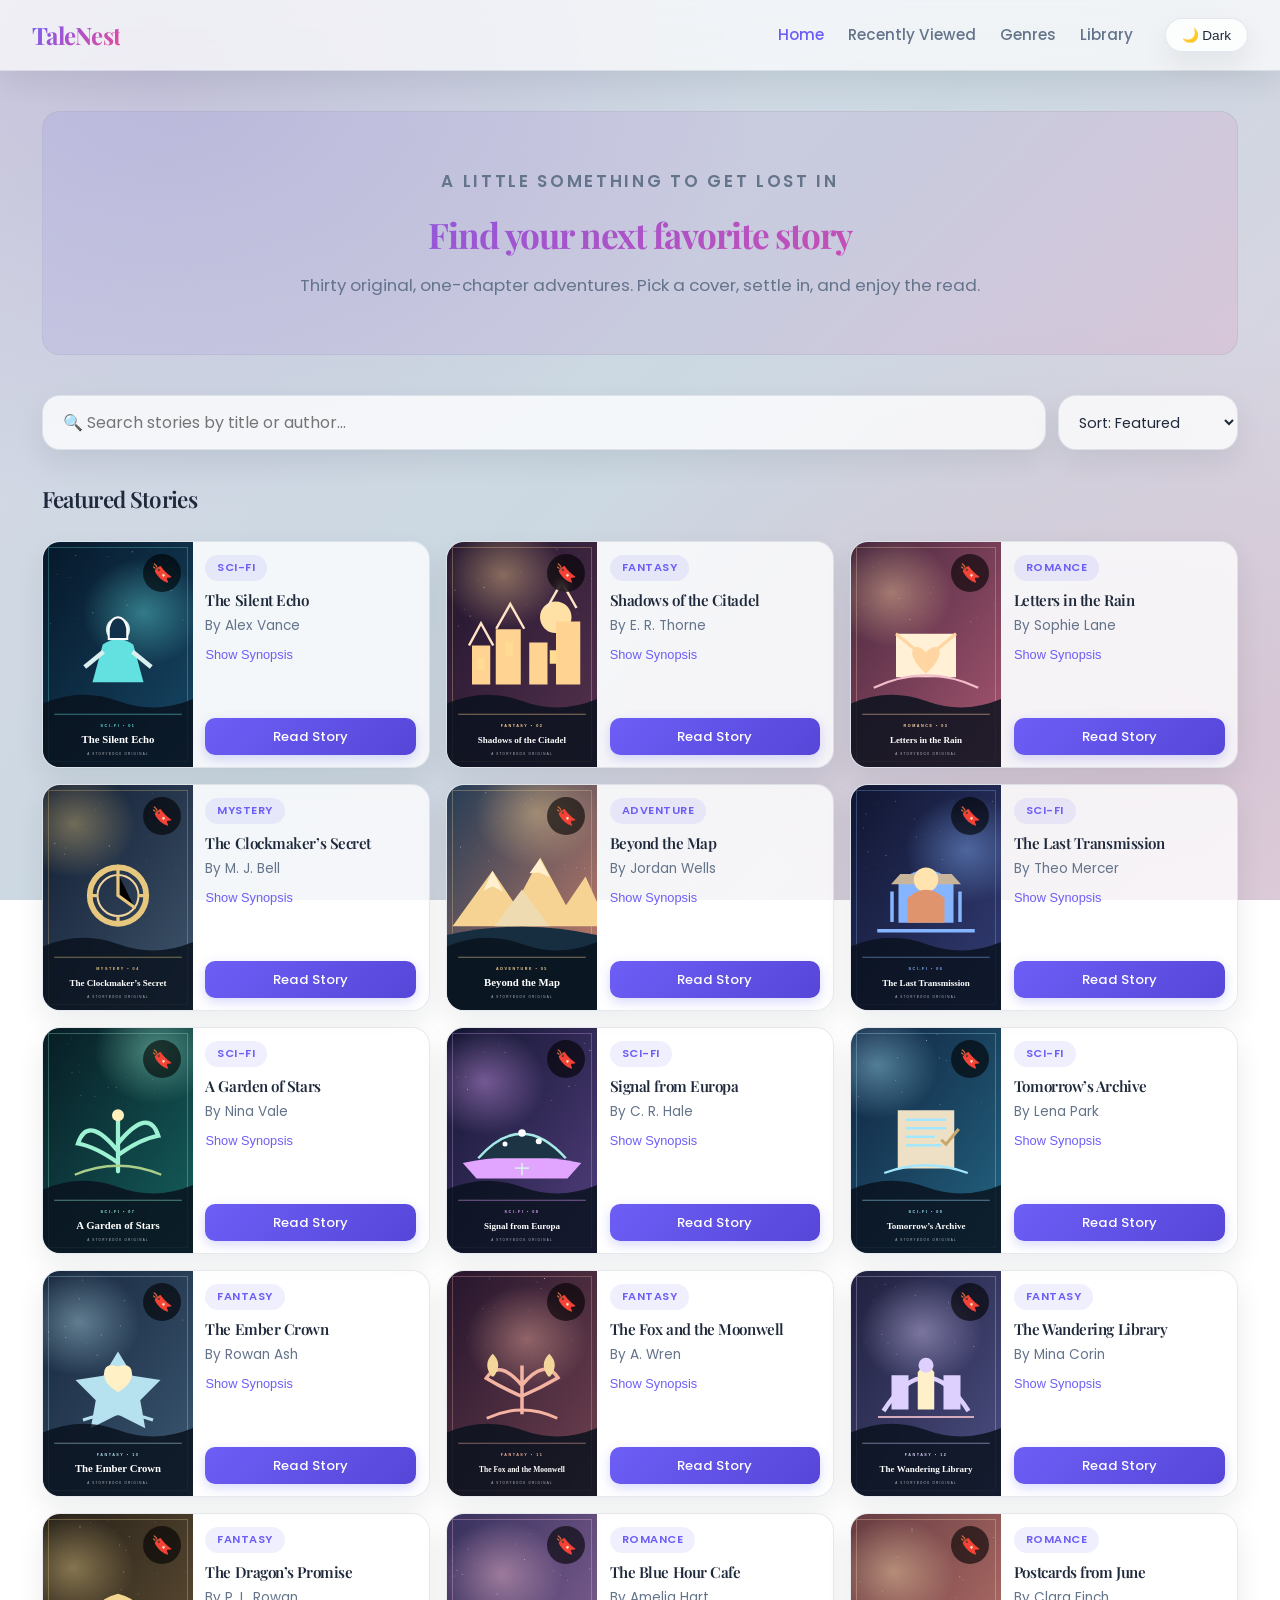
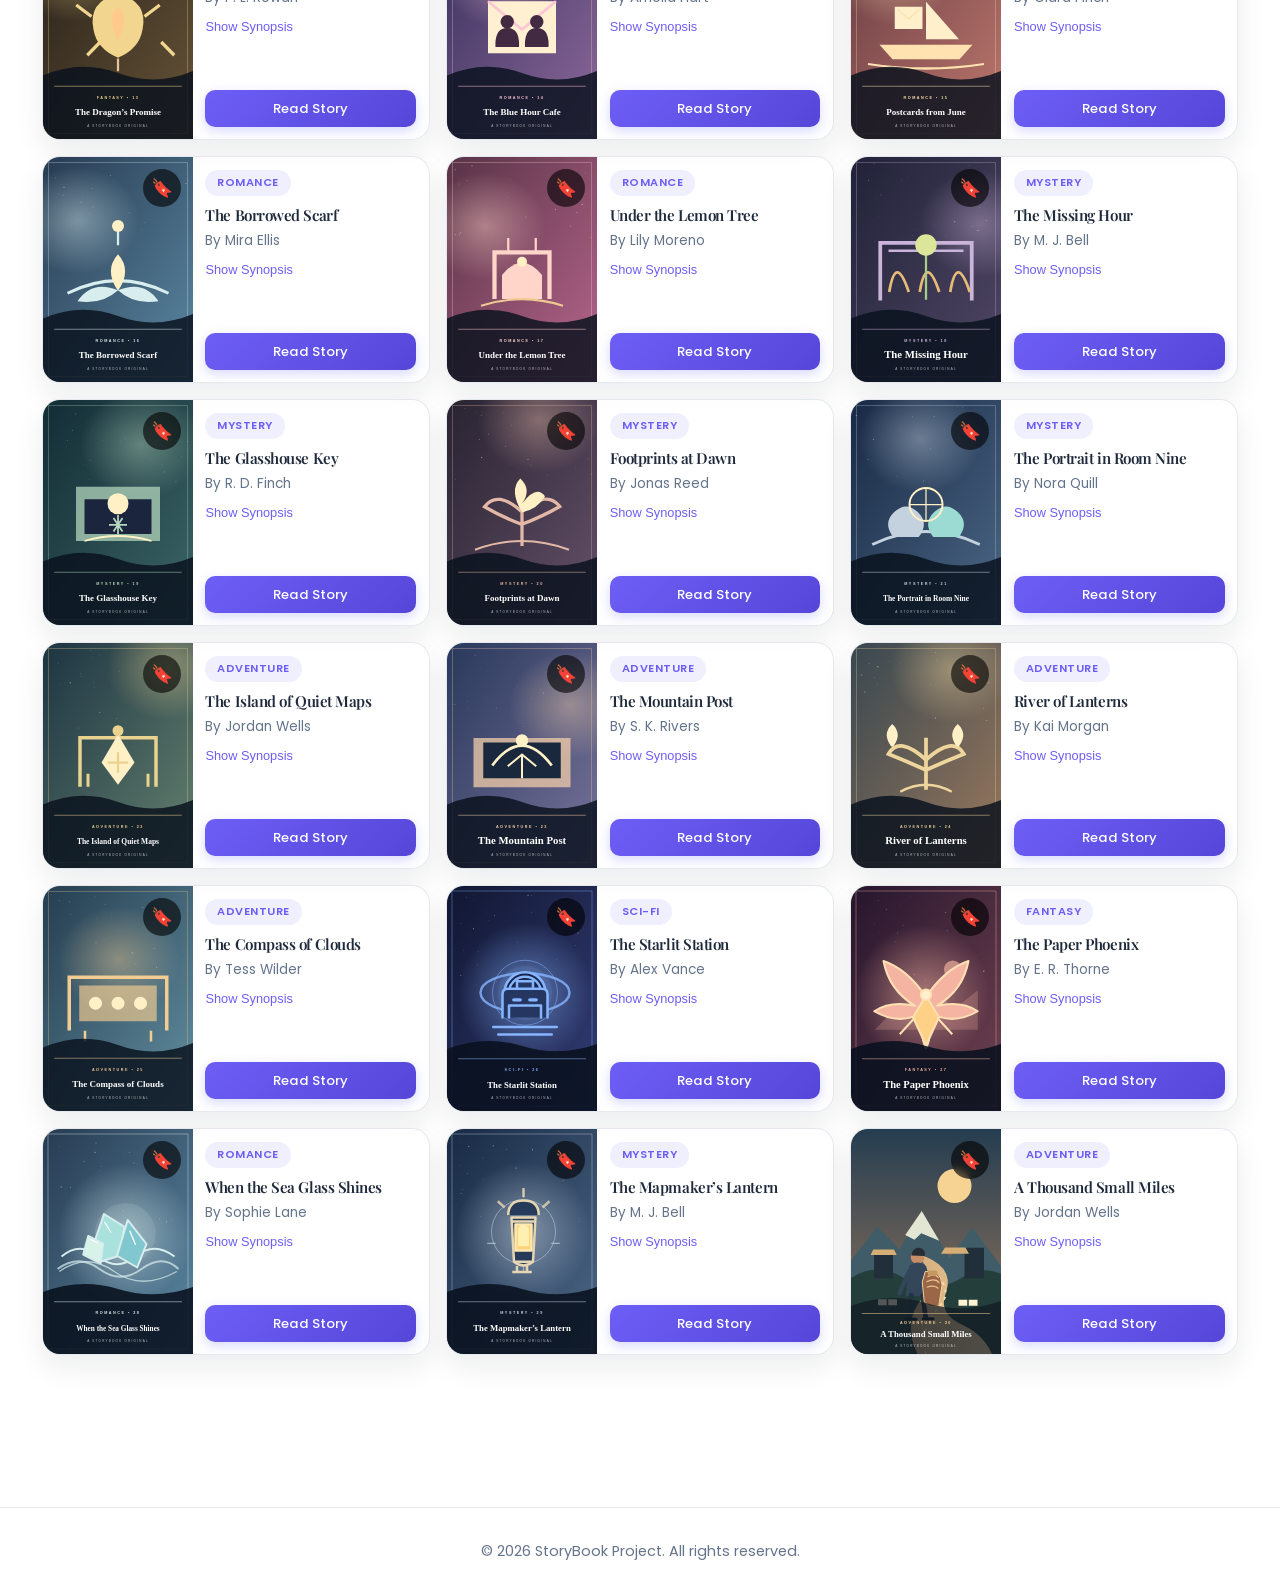
<file: index.html>
<!DOCTYPE html>
<html lang="en">
<head>
  <meta charset="UTF-8">
  <meta name="viewport" content="width=device-width, initial-scale=1.0">
  <meta name="description" content="Browse a library of original single-chapter stories across five genres.">
  <title>StoryBook Library</title>
  <link rel="stylesheet" href="style.css?v=20261018">
</head>
<body>
  <header>
    <h1><a href="index.html">TaleNest</a></h1>
    <nav aria-label="Main navigation">
      <ul>
        <li><a href="#home" id="nav-home" class="active">Home</a></li>
        <li><a href="#recent" id="nav-recent">Recently Viewed</a></li>
        <li><a href="#genre-filter-container" id="nav-genres">Genres</a></li>
        <li><a href="#library" id="nav-library">Library</a></li>
      </ul>
      <button id="theme-toggle" type="button">🌙 Dark</button>
    </nav>
  </header>

  <main id="home">
    <section class="hero" id="hero-section">
      <p class="eyebrow">A LITTLE SOMETHING TO GET LOST IN</p>
      <h2>Find your next favorite story</h2>
      <p>Thirty original, one-chapter adventures. Pick a cover, settle in, and enjoy the read.</p>
    </section>

    <div class="search-container" id="search-container">
      <label class="visually-hidden" for="search-input">Search stories by title or author</label>
      <input type="search" id="search-input" placeholder="🔍 Search stories by title or author...">
      <label class="visually-hidden" for="sort-select">Sort stories</label>
      <select id="sort-select" aria-label="Sort stories">
        <option value="featured">Sort: Featured</option>
        <option value="title-asc">Title: A to Z</option>
        <option value="title-desc">Title: Z to A</option>
        <option value="author-asc">Author: A to Z</option>
        <option value="genre-asc">Genre: A to Z</option>
      </select>
    </div>

    <div id="genre-filter-container" class="genre-filter-bar hidden" aria-label="Filter by genre">
      <button class="genre-pill active" data-genre="all" type="button">All Genres</button>
      <button class="genre-pill" data-genre="Sci-Fi" type="button">Sci-Fi</button>
      <button class="genre-pill" data-genre="Fantasy" type="button">Fantasy</button>
      <button class="genre-pill" data-genre="Romance" type="button">Romance</button>
      <button class="genre-pill" data-genre="Mystery" type="button">Mystery</button>
      <button class="genre-pill" data-genre="Adventure" type="button">Adventure</button>
    </div>

    <section class="catalog-section hidden" id="recent-section" aria-labelledby="recent-title">
      <h3 id="recent-title">Recently Viewed</h3>
      <div class="book-grid" id="recent-grid"></div>
      <p id="empty-recent" class="empty-state hidden">You haven’t viewed any stories yet. Open a story and it will appear here.</p>
    </section>

    <section class="catalog-section" id="library" aria-labelledby="catalog-title">
      <h3 id="catalog-title">Featured Stories</h3>
      <div id="empty-library" class="empty-state hidden">
        <p>Your library is empty. Use the bookmark on any story to save it here.</p>
      </div>
      <div class="book-grid" id="book-grid" aria-live="polite"></div>
      <p id="no-results" class="empty-state hidden">No stories match that search. Try another title, author, or genre.</p>
    </section>
  </main>

  <footer>
    <p>&copy; 2026 StoryBook Project. All rights reserved.</p>
  </footer>

  <script src="script.js?v=13"></script>
</body>
</html>
</file>
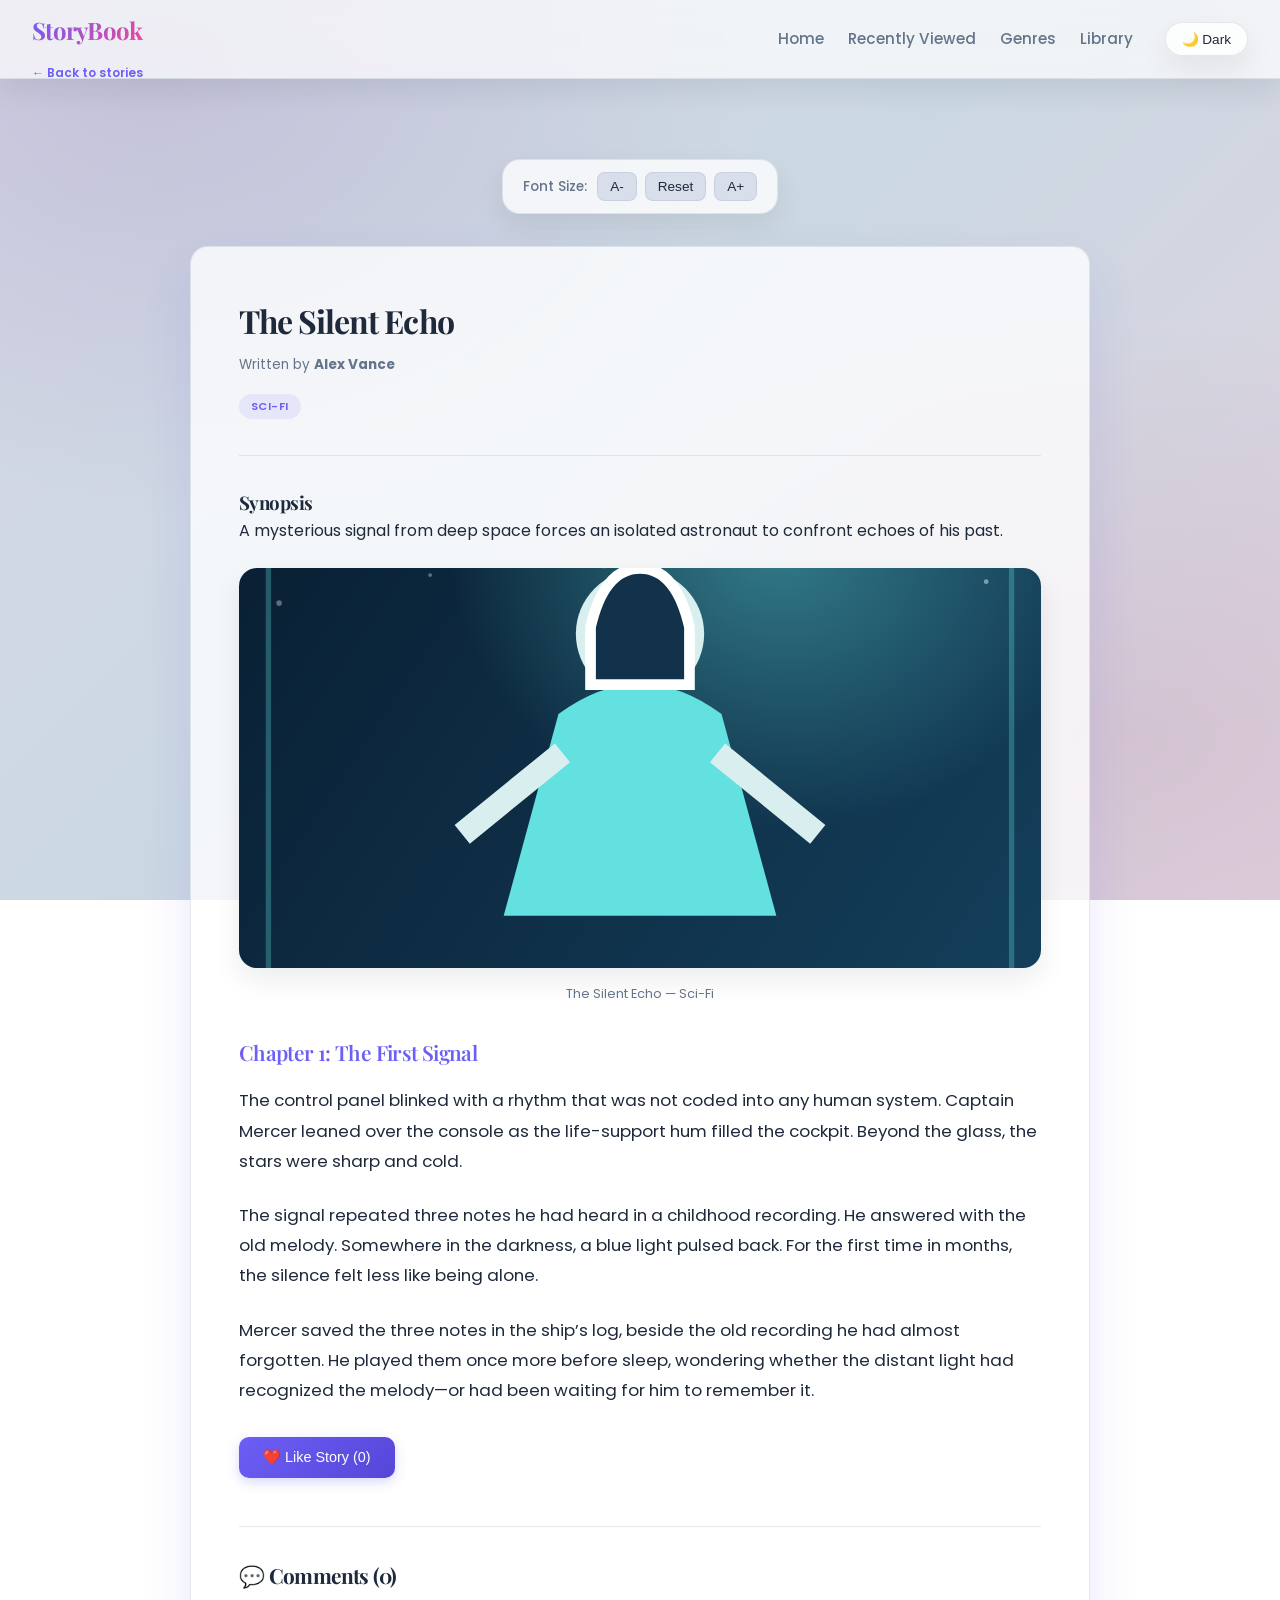
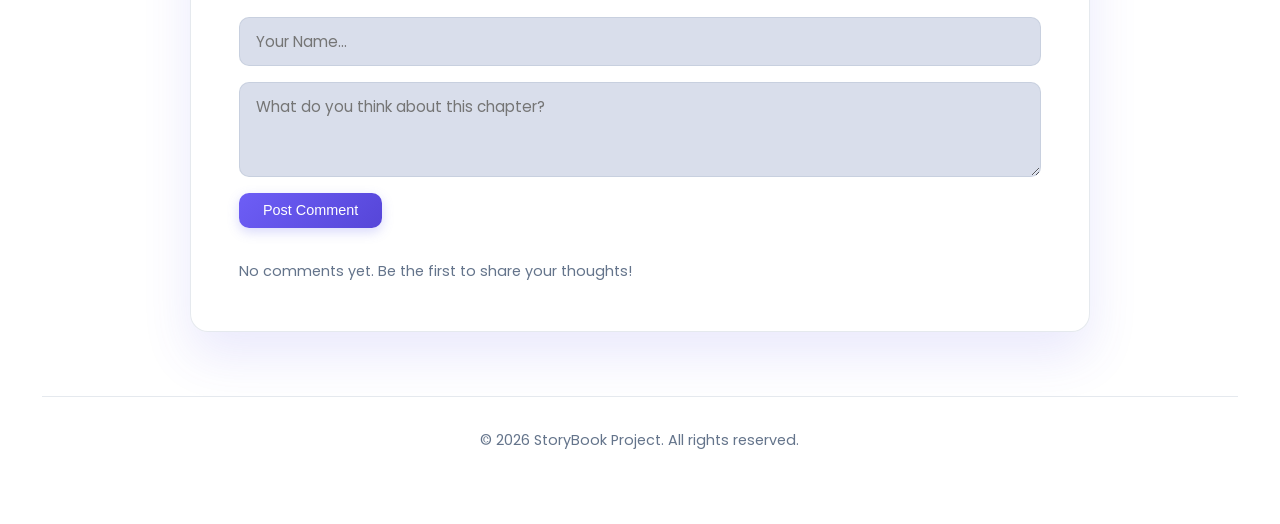
<file: story1.html>
<!DOCTYPE html>
<html lang="en">
<head>
  <meta charset="UTF-8">
  <meta name="viewport" content="width=device-width, initial-scale=1.0">
  <title>Read a Story - StoryBook</title>
  <link rel="stylesheet" href="style.css?v=20261017">
</head>
<body>
  <div id="progress-bar" aria-hidden="true"></div>

  <header>
    <div class="brand">
      <h1><a href="index.html">StoryBook</a></h1>
      <a class="back-link" href="index.html#home">← Back to stories</a>
    </div>
    <nav aria-label="Main navigation">
      <ul>
        <li><a href="index.html#home">Home</a></li>
        <li><a href="index.html#recent">Recently Viewed</a></li>
        <li><a href="index.html#genre-filter-container">Genres</a></li>
        <li><a href="index.html#library">Library</a></li>
      </ul>
      <button id="theme-toggle" type="button">🌙 Dark</button>
    </nav>
  </header>
  <main>
  <main>
    <div class="reader-toolbar">
      <div class="font-controls">
        <span>Font Size:</span>
        <button id="font-decrease" class="toolbar-btn" type="button" aria-label="Decrease text size">A-</button>
        <button id="font-reset" class="toolbar-btn" type="button">Reset</button>
        <button id="font-increase" class="toolbar-btn" type="button" aria-label="Increase text size">A+</button>
      </div>
    </div>

    <article class="story-reading-area" id="story-content-area">
      <header class="story-header">
        <h2 id="story-title">Loading story...</h2>
        <p class="author">Written by <strong id="story-author"></strong></p>
        <span class="genre-tag" id="story-genre"></span>
      </header>
      <section class="story-meta">
        <h3>Synopsis</h3>
        <p id="story-synopsis"></p>
      </section>
      <figure class="story-image-container">
        <img id="story-cover" src="cover1.svg" alt="" class="story-banner">
        <figcaption id="story-image-caption"></figcaption>
      </figure>
      <section class="chapter-content" id="chapter-text">
        <h3 id="chapter-title"></h3>
        <div id="chapter-body"></div>
      </section>
      <div class="interactive-controls">
        <button id="like-btn" class="action-btn" type="button">❤️ Like Story (<span id="like-count">0</span>)</button>
      </div>
      <section class="comments-section">
        <h3>💬 Comments (<span id="comment-count">0</span>)</h3>
        <div class="comment-form">
          <label class="visually-hidden" for="comment-author">Your name</label>
          <input type="text" id="comment-author" placeholder="Your Name..." required>
          <label class="visually-hidden" for="comment-input">Your comment</label>
          <textarea id="comment-input" placeholder="What do you think about this chapter?" rows="3" required></textarea>
          <button id="post-comment-btn" class="action-btn" type="button">Post Comment</button>
        </div>
        <div id="comments-list" class="comments-list"></div>
      </section>
    </article>
  </main>

  <footer>
    <p>&copy; 2026 StoryBook Project. All rights reserved.</p>
  </footer>
  <script src="script.js?v=13"></script>
</body>
</html>
</file>
<file: style.css>
@import url('https://fonts.googleapis.com/css2?family=Playfair+Display:wght@600;700;800&family=Poppins:wght@300;400;500;600;700&display=swap');

html {
  scroll-behavior: smooth;
}

:root {
  --bg-color: #d9deeb;
  --bg-gradient: radial-gradient(ellipse at 12% 8%, rgba(153, 136, 190, 0.28), transparent 38%),
    radial-gradient(ellipse at 88% 82%, rgba(190, 145, 169, 0.24), transparent 40%),
    linear-gradient(135deg, #d7d8e6 0%, #cbd8e2 48%, #e0d2df 100%);
  --card-bg: rgba(255, 255, 255, 0.78);
  --header-bg: rgba(255, 255, 255, 0.7);
  --text-main: #1e293b;
  --text-muted: #64748b;
  --primary: #6d5ef6;
  --primary-hover: #5646d8;
  --accent: #ec4899;
  --border-color: rgba(148, 163, 184, 0.24);
  --shadow-sm: 0 12px 28px rgba(15, 23, 42, 0.08);
  --shadow-lg: 0 24px 50px rgba(79, 70, 229, 0.12);
  --radius: 18px;
  --transition: all 0.35s cubic-bezier(0.4, 0, 0.2, 1);
}

body.dark-mode {
  --bg-color: #0b1220;
  --bg-gradient: radial-gradient(circle at top left, rgba(129, 140, 248, 0.18), transparent 30%),
    radial-gradient(circle at bottom right, rgba(244, 114, 182, 0.12), transparent 24%),
    linear-gradient(135deg, #0b1220 0%, #111827 48%, #0f172a 100%);
  --card-bg: rgba(15, 23, 42, 0.8);
  --header-bg: rgba(15, 23, 42, 0.72);
  --text-main: #e2e8f0;
  --text-muted: #94a3b8;
  --primary: #8b9cff;
  --primary-hover: #6d5ef6;
  --accent: #f472b6;
  --border-color: rgba(148, 163, 184, 0.2);
  --shadow-sm: 0 12px 28px rgba(2, 6, 23, 0.3);
  --shadow-lg: 0 24px 50px rgba(15, 23, 42, 0.42);
}

/* Sepia Reading Theme */
body.sepia-mode {
  --bg-color: #f6ead2;
  --bg-gradient: radial-gradient(circle at top left, rgba(184, 109, 54, 0.12), transparent 30%),
    linear-gradient(135deg, #fdf5ea 0%, #f8ebd3 42%, #f1dfc2 100%);
  --card-bg: rgba(255, 249, 239, 0.8);
  --header-bg: rgba(255, 249, 239, 0.72);
  --text-main: #4a3b32;
  --text-muted: #7c685b;
  --border-color: rgba(144, 102, 58, 0.22);
}

* {
  box-sizing: border-box;
  margin: 0;
  padding: 0;
}

body {
  min-height: 100vh;
  display: flex;
  flex-direction: column;
  font-family: 'Poppins', 'Segoe UI', sans-serif;
  background: var(--bg-gradient);
  background-attachment: fixed;
  color: var(--text-main);
  line-height: 1.6;
  transition: background-color 0.4s ease, color 0.4s ease, background 0.4s ease;
}

h1, h2, h3, h4 {
  font-family: 'Playfair Display', Georgia, serif;
  letter-spacing: -0.03em;
}

/* Reading Progress Bar */
#progress-bar {
  position: fixed;
  top: 0;
  left: 0;
  height: 4px;
  background: linear-gradient(135deg, var(--primary), var(--accent));
  width: 0%;
  z-index: 1000;
  transition: width 0.1s ease-out;
}

/* Glassmorphism Header */
body > header {
  position: sticky;
  top: 0;
  z-index: 100;
  background-color: var(--header-bg);
  backdrop-filter: blur(12px);
  -webkit-backdrop-filter: blur(12px);
  border-bottom: 1px solid var(--border-color);
  padding: 1rem 2rem;
  display: flex;
  justify-content: space-between;
  align-items: center;
  box-shadow: var(--shadow-sm);
  transition: var(--transition);
}

body > header h1 {
  font-size: 1.5rem;
  font-weight: 700;
  background: linear-gradient(135deg, var(--primary), var(--accent));
  background-clip: text;
  -webkit-background-clip: text;
  -webkit-text-fill-color: transparent;
}

body > header h1 a {
  color: inherit;
  text-decoration: none;
}

.brand {
  display: flex;
  flex-direction: column;
  align-items: flex-start;
  line-height: 1.2;
}

.brand .back-link {
  margin: 0.2rem 0 0;
  font-size: 0.75rem;
  transform: translateY(1.1rem);
}

.visually-hidden {
  position: absolute;
  width: 1px;
  height: 1px;
  padding: 0;
  margin: -1px;
  overflow: hidden;
  clip: rect(0, 0, 0, 0);
  white-space: nowrap;
  border: 0;
}

.eyebrow {
  color: var(--primary);
  font-size: 0.75rem;
  font-weight: 600;
  letter-spacing: 0.16em;
  margin-bottom: 0.75rem;
}

nav {
  display: flex;
  align-items: center;
  gap: 2rem;
}

nav ul {
  display: flex;
  list-style: none;
  gap: 1.5rem;
}

nav a {
  text-decoration: none;
  color: var(--text-muted);
  font-weight: 500;
  font-size: 0.95rem;
  transition: color 0.25s ease;
  cursor: pointer;
}

nav a:hover, nav a.active {
  color: var(--primary);
}

/* Theme Toggle Button */
#theme-toggle {
  background: var(--card-bg);
  border: 1px solid var(--border-color);
  color: var(--text-main);
  padding: 0.5rem 1rem;
  border-radius: 50px;
  cursor: pointer;
  font-weight: 500;
  font-size: 0.85rem;
  display: flex;
  align-items: center;
  gap: 0.4rem;
  box-shadow: var(--shadow-sm);
  transition: var(--transition);
}

#theme-toggle:hover {
  border-color: var(--primary);
  transform: translateY(-2px);
}

/* Main Container */
main {
  width: 100%;
  max-width: 96%;
  margin: 2.5rem auto;
  padding: 0 1rem;
}

/* Instant Search Bar */
.search-container {
  display: flex;
  gap: 0.75rem;
  margin-bottom: 2rem;
}

.search-container.hidden {
  display: none;
}

.search-container input {
  flex: 1;
  min-width: 0;
  padding: 0.85rem 1.25rem;
  border-radius: var(--radius);
  border: 1px solid var(--border-color);
  background-color: var(--card-bg);
  color: var(--text-main);
  font-family: 'Poppins', sans-serif;
  font-size: 1rem;
  box-shadow: var(--shadow-sm);
  transition: var(--transition);
}

.search-container select {
  min-width: 180px;
  padding: 0.85rem 1rem;
  border-radius: var(--radius);
  border: 1px solid var(--border-color);
  background-color: var(--card-bg);
  color: var(--text-main);
  font-family: 'Poppins', 'Segoe UI', sans-serif;
  font-size: 0.9rem;
  box-shadow: var(--shadow-sm);
  cursor: pointer;
  transition: var(--transition);
}

.search-container input:focus,
.search-container select:focus {
  outline: none;
  border-color: var(--primary);
  box-shadow: 0 0 0 3px rgba(99, 102, 241, 0.15);
}

/* Animated Hero Section */
@keyframes heroFloat {
  0% { transform: translateY(0px); box-shadow: 0 10px 30px rgba(99, 102, 241, 0.08); }
  50% { transform: translateY(-6px); box-shadow: 0 20px 40px rgba(99, 102, 241, 0.15); }
  100% { transform: translateY(0px); box-shadow: 0 10px 30px rgba(99, 102, 241, 0.08); }
}

@keyframes gradientShift {
  0% { background-position: 0% 50%; }
  50% { background-position: 100% 50%; }
  100% { background-position: 0% 50%; }
}

.hero {
  text-align: center;
  margin-bottom: 2.5rem;
  padding: 3.5rem 1.5rem;
  background: linear-gradient(135deg, rgba(99, 102, 241, 0.1), rgba(236, 72, 153, 0.1), rgba(129, 140, 248, 0.08));
  background-size: 200% 200%;
  animation: gradientShift 8s ease infinite, heroFloat 5s ease-in-out infinite;
  border-radius: var(--radius);
  border: 1px solid var(--border-color);
  transition: var(--transition);
}

.hero.hidden {
  display: none;
}

.hero h2 {
  font-size: 2.2rem;
  font-weight: 700;
  margin-bottom: 0.5rem;
  background: linear-gradient(135deg, var(--primary), var(--accent));
  background-clip: text;
  -webkit-background-clip: text;
  -webkit-text-fill-color: transparent;
}

.hero p {
  color: var(--text-muted);
  font-size: 1.05rem;
}

/* Genre Filter Bar */
.genre-filter-bar {
  display: flex;
  gap: 0.75rem;
  margin-bottom: 2rem;
  flex-wrap: wrap;
  transition: var(--transition);
}

.genre-filter-bar.hidden {
  display: none;
}

.genre-pill {
  background-color: var(--card-bg);
  border: 1px solid var(--border-color);
  color: var(--text-muted);
  padding: 0.5rem 1.25rem;
  border-radius: 50px;
  cursor: pointer;
  font-weight: 500;
  font-size: 0.9rem;
  transition: var(--transition);
}

.genre-pill:hover, .genre-pill.active {
  background-color: var(--primary);
  color: #fff;
  border-color: var(--primary);
}

/* Empty State Message */
.empty-state {
  text-align: center;
  padding: 4rem 1rem;
  color: var(--text-muted);
  font-size: 1.1rem;
  background: var(--card-bg);
  border: 1px dashed var(--border-color);
  border-radius: var(--radius);
  margin-top: 1rem;
}

.empty-state.hidden {
  display: none;
}

/* Catalog Grid */
.catalog-section {
  margin-bottom: 3rem;
}

.catalog-section.hidden {
  display: none;
}

.catalog-section h3 {
  font-size: 1.4rem;
  font-weight: 600;
  margin-bottom: 1.5rem;
}

.book-grid {
  display: grid;
  grid-template-columns: repeat(auto-fit, minmax(280px, 1fr));
  gap: 2rem;
}

#recent-grid,
#book-grid {
  grid-template-columns: repeat(auto-fill, minmax(min(100%, 360px), 1fr));
  gap: 1rem;
}

/* Modern Book Cards */
.book-card {
  background-color: var(--card-bg);
  border-radius: var(--radius);
  border: 1px solid var(--border-color);
  box-shadow: var(--shadow-sm);
  overflow: hidden;
  display: flex;
  flex-direction: column;
  transition: var(--transition);
}

.book-card.hidden {
  display: none;
}

.recent-book-card,
#book-grid .book-card {
  flex-direction: row;
  min-height: 225px;
}

.recent-book-card .book-cover-wrapper,
#book-grid .book-cover-wrapper {
  width: 150px;
  height: auto;
  aspect-ratio: 2 / 3;
}

.recent-book-card .book-cover,
#book-grid .book-cover {
  width: 100%;
  height: 100%;
  object-fit: cover;
}

.recent-book-card .book-info,
#book-grid .book-info {
  min-width: 0;
  padding: 0.8rem;
  justify-content: center;
}

.recent-book-card .genre-tag,
#book-grid .genre-tag {
  margin-bottom: 0.4rem;
}

.recent-book-card .book-info h4,
#book-grid .book-info h4 {
  font-size: 0.95rem;
}

.recent-book-card .author,
#book-grid .author {
  margin-bottom: 0.65rem;
}

.recent-book-card .read-btn,
#book-grid .read-btn {
  padding: 0.5rem 0.7rem;
  font-size: 0.82rem;
}

.book-card:hover {
  transform: translateY(-8px);
  box-shadow: var(--shadow-lg);
  border-color: var(--primary);
}

.book-cover-wrapper {
  position: relative;
  overflow: hidden;
  width: 100%;
  height: auto;
  aspect-ratio: 2 / 3;
  flex: 0 0 auto;
}

.book-cover {
  display: block;
  width: 100%;
  height: auto;
  transition: transform 0.6s cubic-bezier(0.25, 1, 0.5, 1);
}

.book-card:hover .book-cover {
  transform: scale(1.08);
}

/* Bookmark Button on Cover */
.bookmark-btn {
  position: absolute;
  top: 12px;
  right: 12px;
  background: rgba(0, 0, 0, 0.6);
  border: none;
  font-size: 1.1rem;
  cursor: pointer;
  width: 38px;
  height: 38px;
  border-radius: 50%;
  display: flex;
  align-items: center;
  justify-content: center;
  transition: var(--transition);
  backdrop-filter: blur(4px);
}

.bookmark-btn:hover {
  transform: scale(1.1);
  background: rgba(0, 0, 0, 0.8);
}

.bookmark-btn.saved {
  background: var(--accent);
}

.book-info {
  padding: 1.25rem;
  display: flex;
  flex-direction: column;
  flex-grow: 1;
}

.genre-tag {
  display: inline-block;
  background-color: rgba(99, 102, 241, 0.1);
  color: var(--primary);
  font-size: 0.7rem;
  font-weight: 600;
  text-transform: uppercase;
  letter-spacing: 0.5px;
  padding: 0.25rem 0.75rem;
  border-radius: 20px;
  width: fit-content;
  margin-bottom: 0.75rem;
}

.book-info h4 {
  font-size: 1.1rem;
  font-weight: 600;
  margin-bottom: 0.2rem;
  color: var(--text-main);
  white-space: nowrap;
  overflow: hidden;
  text-overflow: ellipsis;
}

.author {
  font-size: 0.85rem;
  color: var(--text-muted);
  margin-bottom: 1rem;
}

.toggle-synopsis-btn {
  background: none;
  border: none;
  color: var(--primary);
  cursor: pointer;
  font-size: 0.8rem;
  font-weight: 500;
  text-align: left;
  padding: 0;
  margin-bottom: 0.5rem;
  transition: opacity 0.2s;
}

.toggle-synopsis-btn:hover {
  opacity: 0.8;
  text-decoration: underline;
}

.synopsis {
  font-size: 0.85rem;
  color: var(--text-muted);
  margin-bottom: 1rem;
  max-height: 120px;
  opacity: 1;
  overflow: hidden;
  transition: max-height 0.4s ease, opacity 0.4s ease, margin 0.4s ease;
}

.synopsis.hidden {
  max-height: 0;
  opacity: 0;
  margin-bottom: 0;
}

/* Action Buttons */
.read-btn, .action-btn {
  display: block;
  width: 100%;
  background: linear-gradient(135deg, var(--primary), var(--primary-hover));
  color: #fff;
  border: none;
  padding: 0.7rem 1rem;
  border-radius: 10px;
  cursor: pointer;
  text-align: center;
  text-decoration: none;
  font-weight: 500;
  font-size: 0.9rem;
  box-shadow: 0 4px 12px rgba(99, 102, 241, 0.25);
  transition: var(--transition);
  margin-top: auto;
}

.read-btn:hover, .action-btn:hover {
  opacity: 0.92;
  box-shadow: 0 6px 16px rgba(99, 102, 241, 0.4);
  transform: translateY(-1px);
}

.read-btn:active, .action-btn:active {
  transform: scale(0.97);
}

/* Reader Customization Toolbar */
.back-link {
  display: flex;
  align-items: center;
  width: fit-content;
  color: var(--primary);
  font-size: 0.9rem;
  font-weight: 600;
  text-decoration: none;
  transition: var(--transition);
}

.back-link:hover {
  color: var(--primary-hover);
  transform: translate(-3px, 1.1rem);
}

.reader-toolbar {
  background-color: var(--card-bg);
  border: 1px solid var(--border-color);
  border-radius: var(--radius);
  padding: 0.75rem 1.25rem;
  margin: 0 auto 2rem;
  display: flex;
  justify-content: center;
  align-items: center;
  flex-wrap: wrap;
  gap: 0.75rem;
  box-shadow: var(--shadow-sm);
  width: fit-content;
  max-width: 100%;
}

.reader-toolbar span {
  font-size: 0.85rem;
  font-weight: 500;
  color: var(--text-muted);
  margin-right: 0.5rem;
}

.font-controls, .theme-controls {
  display: flex;
  align-items: center;
  gap: 0.5rem;
}

.font-controls {
  justify-content: center;
  flex-wrap: wrap;
}

.font-controls span {
  margin-right: 0.15rem;
}

.toolbar-btn, .mode-btn {
  background: var(--bg-color);
  border: 1px solid var(--border-color);
  color: var(--text-main);
  padding: 0.35rem 0.75rem;
  border-radius: 8px;
  cursor: pointer;
  font-size: 0.85rem;
  font-weight: 500;
  transition: var(--transition);
}

.toolbar-btn:hover, .mode-btn:hover {
  border-color: var(--primary);
  color: var(--primary);
}

.mode-btn.active {
  background: var(--primary);
  color: #fff;
  border-color: var(--primary);
}

/* Story Reading Page Layout */
.story-reading-area {
  background-color: var(--card-bg);
  padding: 3rem;
  border-radius: var(--radius);
  border: 1px solid var(--border-color);
  box-shadow: var(--shadow-lg);
  max-width: 900px;
  margin: 0 auto;
}

.story-header {
  position: static;
  display: block;
  background: transparent;
  border-bottom: 1px solid var(--border-color);
  padding-bottom: 1.5rem;
  margin-bottom: 2rem;
  box-shadow: none;
}

.story-header h2 {
  font-size: 2rem;
  font-weight: 700;
  margin-bottom: 0.5rem;
}

.story-banner {
  width: 100%;
  max-height: 400px;
  object-fit: cover;
  border-radius: var(--radius);
  margin: 1.5rem 0 0.5rem 0;
  box-shadow: var(--shadow-sm);
}

figcaption {
  font-size: 0.8rem;
  color: var(--text-muted);
  text-align: center;
  margin-bottom: 2rem;
}

.chapter-content h3 {
  font-size: 1.3rem;
  font-weight: 600;
  margin-bottom: 1rem;
  color: var(--primary);
}

.chapter-content p {
  margin-bottom: 1.5rem;
  font-size: 1.05rem;
  color: var(--text-main);
  line-height: 1.8;
  transition: font-size 0.2s ease;
}

.no-comments {
  color: var(--text-muted);
  font-size: 0.9rem;
}

.interactive-controls {
  margin-top: 2rem;
  display: flex;
  justify-content: flex-start;
}

#like-btn {
  width: auto;
  padding: 0.75rem 1.5rem;
}

/* Comments Section */
.comments-section {
  margin-top: 3rem;
  border-top: 1px solid var(--border-color);
  padding-top: 2rem;
}

.comments-section h3 {
  font-size: 1.3rem;
  margin-bottom: 1.5rem;
}

.comment-form {
  display: flex;
  flex-direction: column;
  gap: 1rem;
  margin-bottom: 2rem;
}

.comment-form input, .comment-form textarea {
  width: 100%;
  padding: 0.75rem 1rem;
  border-radius: 10px;
  border: 1px solid var(--border-color);
  background-color: var(--bg-color);
  color: var(--text-main);
  font-family: 'Poppins', sans-serif;
  font-size: 0.95rem;
}

.comment-form input:focus, .comment-form textarea:focus {
  outline: none;
  border-color: var(--primary);
}

.comment-form button {
  width: fit-content;
  padding: 0.6rem 1.5rem;
}

.comments-list {
  display: flex;
  flex-direction: column;
  gap: 1rem;
}

.comment-item {
  background-color: var(--bg-color);
  border: 1px solid var(--border-color);
  padding: 1rem;
  border-radius: 10px;
}

.comment-header {
  display: flex;
  justify-content: space-between;
  margin-bottom: 0.4rem;
  font-size: 0.85rem;
}

.comment-author {
  font-weight: 600;
  color: var(--primary);
}

.comment-date {
  color: var(--text-muted);
}

.comment-text {
  font-size: 0.95rem;
  color: var(--text-main);
}

/* Footer */
footer {
  text-align: center;
  padding: 2rem;
  background-color: var(--card-bg);
  border-top: 1px solid var(--border-color);
  margin-top: 4rem;
  color: var(--text-muted);
  font-size: 0.9rem;
}

@media (max-width: 640px) {
  body > header {
    padding: 0.85rem 1rem;
    align-items: flex-start;
    gap: 0.75rem;
  }

  header h1 {
    font-size: 1.25rem;
  }

  nav {
    gap: 0.75rem;
    flex-wrap: wrap;
    justify-content: flex-end;
  }

  nav ul {
    gap: 0.8rem;
  }

  nav a {
    font-size: 0.82rem;
  }

  #theme-toggle {
    padding: 0.4rem 0.75rem;
  }

  main {
    max-width: 100%;
    margin: 1.5rem auto;
  }

  .hero {
    padding: 2.5rem 1rem;
  }

  .hero h2 {
    font-size: 1.8rem;
  }

  .search-container {
    flex-direction: column;
  }

  .search-container select {
    width: 100%;
  }

  .book-grid {
    grid-template-columns: repeat(auto-fit, minmax(220px, 1fr));
    gap: 1rem;
  }

  #recent-grid,
  #book-grid {
    grid-template-columns: minmax(0, 1fr);
  }

  .recent-book-card .book-cover-wrapper,
  #book-grid .book-cover-wrapper {
    width: 120px;
  }

  .book-cover-wrapper {
    aspect-ratio: 2 / 3;
  }

  .story-reading-area {
    padding: 1.5rem;
  }

  .reader-toolbar {
    padding: 0.7rem 0.85rem;
    gap: 0.5rem;
  }

  .font-controls {
    gap: 0.4rem;
  }

  .toolbar-btn {
    min-width: 42px;
    min-height: 38px;
  }
}

@media (prefers-reduced-motion: reduce) {
  html {
    scroll-behavior: auto;
  }

  *, *::before, *::after {
    animation-duration: 0.01ms !important;
    animation-iteration-count: 1 !important;
    transition-duration: 0.01ms !important;
  }
}
</file>
